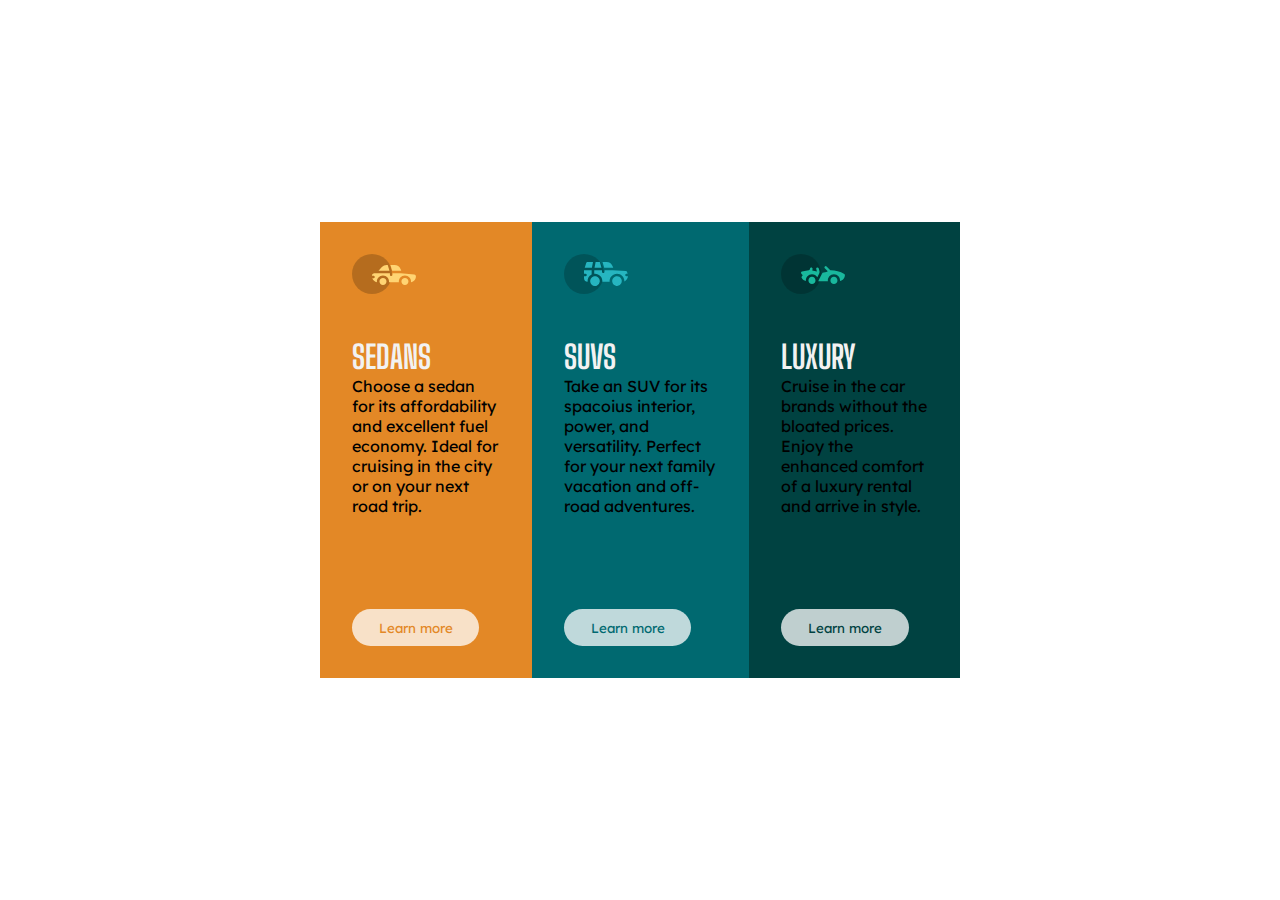
<file: index.html>
<!DOCTYPE html>
<html lang="en">
  <head>
    <meta charset="UTF-8" />
    <meta http-equiv="X-UA-Compatible" content="IE=edge" />
    <meta name="viewport" content="width=device-width, initial-scale=1.0" />
    <title>Car Rentals</title>
    <link
      rel="shortcut icon"
      href="./images/favicon-32x32.png"
      type="image/x-icon"
    />
    <link rel="stylesheet" href="./index.css" />
    <link rel="preconnect" href="https://fonts.googleapis.com" />
    <link rel="preconnect" href="https://fonts.gstatic.com" crossorigin />
    <link
      href="https://fonts.googleapis.com/css2?family=Big+Shoulders+Display:wght@700&family=Lexend+Deca&display=swap"
      rel="stylesheet"
    />
  </head>
  <body>
    <main>
      <div class="sedans">
        <div class="icon">
          <img src="./images/icon-sedans.svg" alt="icon for sedan cars" />
        </div>
        <h3>sedans</h3>
        <p>
          Choose a sedan for its affordability and excellent fuel economy. Ideal
          for cruising in the city or on your next road trip.
        </p>
        <div class="bright-orange">
          <button type="submit">Learn more</button>
        </div>
      </div>
      <div class="suvs">
        <div class="icon">
          <img src="./images/icon-suvs.svg" alt="icon for suv cars" />
        </div>
        <h3>suvs</h3>
        <p>
          Take an SUV for its spacoius interior, power, and versatility. Perfect
          for your next family vacation and off-road adventures.
        </p>
        <div class="dark-cyan">
          <button type="submit">Learn more</button>
        </div>
      </div>
      <div class="luxury">
        <div class="icon">
          <img src="./images/icon-luxury.svg" alt="icon for luxury cars" />
        </div>
        <h3>luxury</h3>
        <p>
          Cruise in the car brands without the bloated prices. Enjoy the
          enhanced comfort of a luxury rental and arrive in style.
        </p>
        <div class="very-dark-cyan">
          <button type="submit">Learn more</button>
        </div>
      </div>
    </main>
  </body>
</html>
</file>
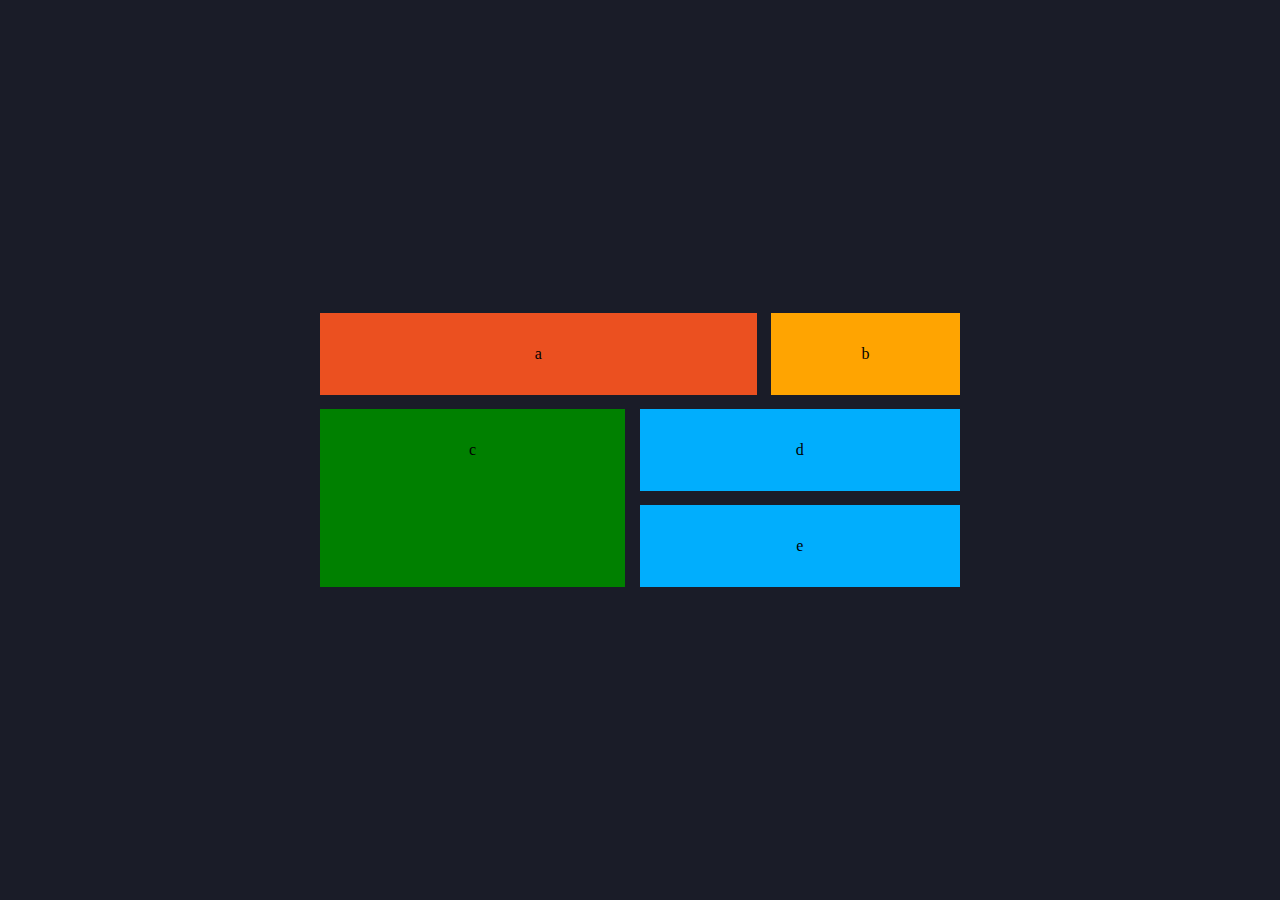
<file: grid.html>
<!DOCTYPE html>
<html lang="en">
  <head>
    <meta charset="UTF-8" />
    <meta http-equiv="X-UA-Compatible" content="IE=edge" />
    <meta name="viewport" content="width=device-width, initial-scale=1.0" />
    <title>grid</title>
    <link rel="stylesheet" href="./grid.css">
  </head>
  <body>
    <main>
      <div class="container">
        <div class="red"><p>a</p></div>
        <div class="yellow"><p>b</p></div>
        <div class="green"><p>c</p></div>
        <div class="blue"><p>d</p></div>
        <div class="blue_1"><p>e</p></div>
      </div>
    </main>
  </body>
</html>
</file>
<file: index.css>
:root{
  --padding: 2em;
  --height: 25vh;
}
*{
  margin: 0;
  padding: 0;
  box-sizing: 0;
  border: 0;
}
main{
  display: flex;
  font-family: 'Lexend Deca', sans-serif;
  width: 50%;
  margin: auto;
  height: 100vh;
  align-items: center;
}
.icon{
  padding-bottom: 2.5em;
}
h3{
  font-family: 'Big Shoulders Display', cursive;
  text-transform: uppercase;
  color: hsl(0, 0%, 95%);
  font-size: 2em;
}
.sedans{
  background-color: hsl(31, 77%, 52%); /*bright orange color*/
  padding: var(--padding);
  align-content: center;
}
.suvs{
  background-color: hsl(184, 100%, 22%);/*dark cyan*/
  padding: var(--padding);
}
.luxury{
  background-color: hsl(179, 100%, 13%);/*very dark cyan*/
  padding: var(--padding);
}
button{
  padding: 0.8em 2em;
  border-radius: 2rem;
  margin-top: 7em;
  font-family: 'Lexend Deca', sans-serif;
  background-color: hsla(0, 0%, 100%, 0.75);
}
.very-dark-cyan button{
  color: hsl(179, 100%, 13%);background-color: hsla(0, 0%, 100%, 0.75);
}
.dark-cyan button{
  color: hsl(184, 100%, 22%);
}
.bright-orange button{
  color: hsl(31, 77%, 52%);
}
.very-dark-cyan button:active{
  background-color: hsl(179, 100%, 13%);
  color: hsla(0, 0%, 100%, 0.75);
  border: 0.15em solid hsla(0, 0%, 100%, 0.75);
}
.dark-cyan button:active{
  background-color: hsl(184, 100%, 22%);
  color: hsla(0, 0%, 100%, 0.75);
  border: 0.15em solid hsla(0, 0%, 100%, 0.75);
}
.bright-orange button:active{
  background-color: hsl(31, 77%, 52%);
  color: hsla(0, 0%, 100%, 0.75);
  border: 0.15em solid hsla(0, 0%, 100%, 0.75);
}
</file>
<file: grid.css>
*{
  margin: 0;
  pad: 0;
  box-sizing: border-box;
}
body{
  background-color: #1a1c28;
}
.container div{
  padding: 2em;
  text-align: center;
}
.container{
  display: grid;
  grid-template-areas:
  'a a a b'
  'c c d d'
  'c c e e';
  gap: 0.9em;
  width: 50%;
  margin: auto;
  height: 100vh;
  align-content: center;
}
.red{
  background-color: #eb5020;
  grid-area: a;
  padding: 4em;
}
.yellow{
  background-color: #ffa401;
  grid-area: b;
  padding: 4em;
}
.green{
  background-color: green;
  grid-area: c;
}
.blue{
  background-color: #01aefd;
  grid-area: d;
}
.blue_1{
  background-color: #01aefd;
  grid-area: e;
}
</file>
